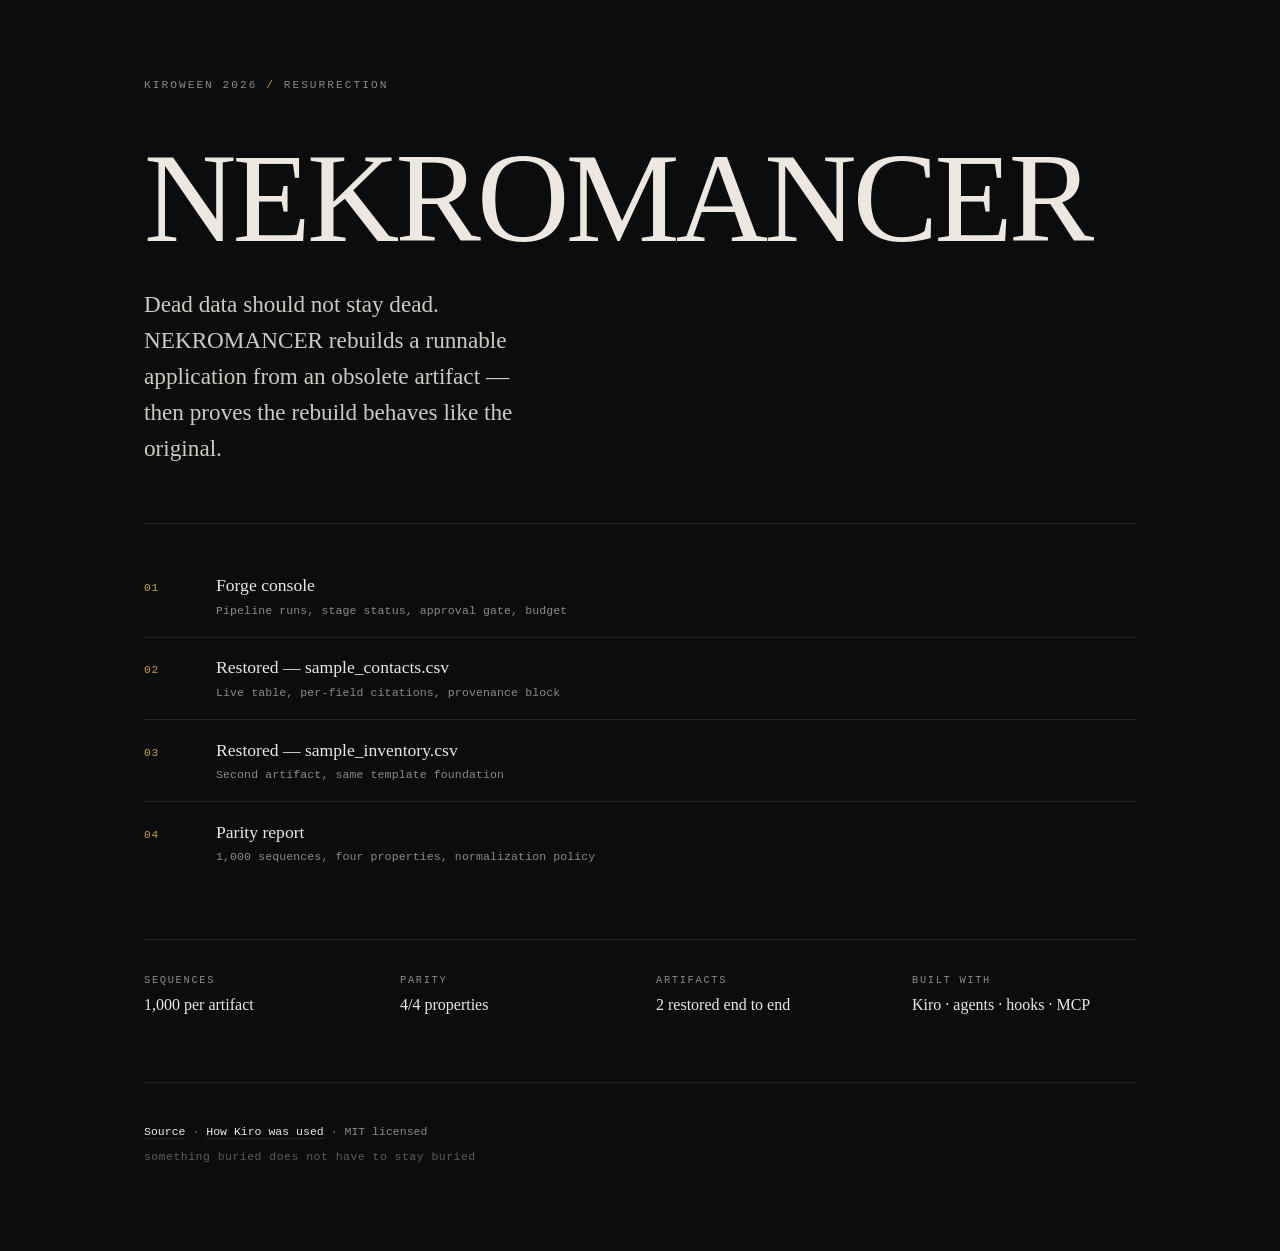
<file: index.html>
<!DOCTYPE html>
<html lang="en">
<head>
  <meta charset="UTF-8">
  <meta name="viewport" content="width=device-width, initial-scale=1.0">
  <meta http-equiv="Content-Security-Policy" content="default-src 'none'; style-src 'self'; img-src 'self' data:">
  <title>NEKROMANCER — dead data, proven restored</title>
  <meta name="description" content="NEKROMANCER restores obsolete digital artifacts into runnable applications and proves the restoration behaves like the original.">
  <link rel="stylesheet" href="assets/landing.css">
</head>
<body>
  <main>
    <p class="eyebrow">Kiroween 2026 <span aria-hidden="true">/</span> Resurrection</p>

    <h1>NEKROMANCER</h1>

    <p class="lede">
      Dead data should not stay dead. NEKROMANCER rebuilds a runnable application
      from an obsolete artifact — then proves the rebuild behaves like the original.
    </p>

    <div class="rule" role="presentation"></div>

    <nav aria-label="Demos">
      <a class="entry" href="apps/forge/">
        <span class="entry-index">01</span>
        <span class="entry-body">
          <span class="entry-title">Forge console</span>
          <span class="entry-note">Pipeline runs, stage status, approval gate, budget</span>
        </span>
      </a>
      <a class="entry" href="apps/restored/44bcc0c95acee61e/">
        <span class="entry-index">02</span>
        <span class="entry-body">
          <span class="entry-title">Restored — sample_contacts.csv</span>
          <span class="entry-note">Live table, per-field citations, provenance block</span>
        </span>
      </a>
      <a class="entry" href="apps/restored/cb46bbe1bdc3ea57/">
        <span class="entry-index">03</span>
        <span class="entry-body">
          <span class="entry-title">Restored — sample_inventory.csv</span>
          <span class="entry-note">Second artifact, same template foundation</span>
        </span>
      </a>
      <a class="entry" href="evidence/44bcc0c95acee61e/parity-report.json">
        <span class="entry-index">04</span>
        <span class="entry-body">
          <span class="entry-title">Parity report</span>
          <span class="entry-note">1,000 sequences, four properties, normalization policy</span>
        </span>
      </a>
    </nav>

    <div class="rule" role="presentation"></div>

    <dl class="facts">
      <div><dt>Sequences</dt><dd>1,000 per artifact</dd></div>
      <div><dt>Parity</dt><dd>4/4 properties</dd></div>
      <div><dt>Artifacts</dt><dd>2 restored end to end</dd></div>
      <div><dt>Built with</dt><dd>Kiro · agents · hooks · MCP</dd></div>
    </dl>

    <footer>
      <p>
        <a href="https://github.com/Dikaaff/Nekromancer">Source</a>
        <span aria-hidden="true">·</span>
        <a href="https://github.com/Dikaaff/Nekromancer/blob/main/docs/kiro-writeup.md">How Kiro was used</a>
        <span aria-hidden="true">·</span>
        MIT licensed
      </p>
      <p class="motto">something buried does not have to stay buried</p>
    </footer>
  </main>
</body>
</html>
</file>
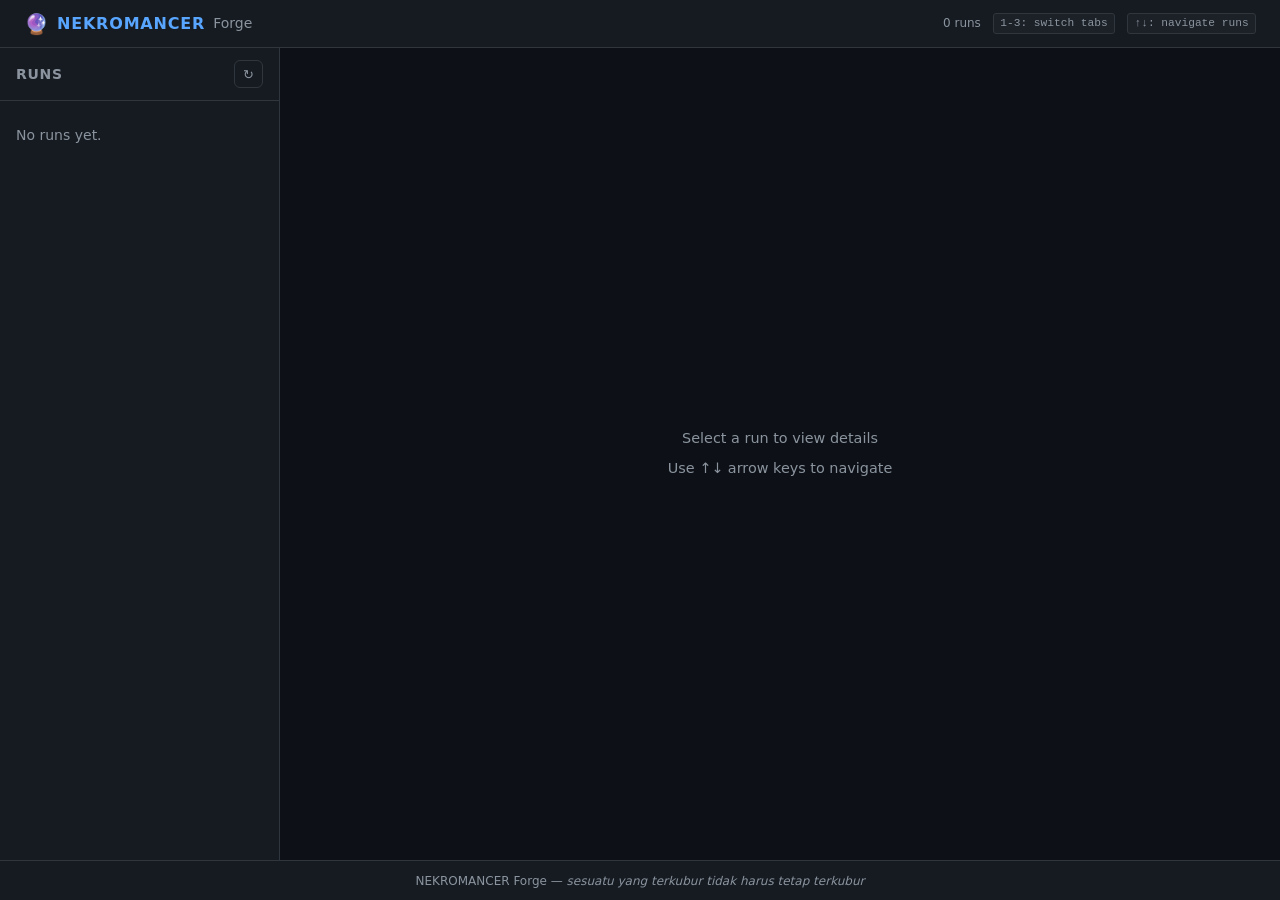
<file: apps/forge/index.html>
<!DOCTYPE html>
<html lang="en">
<head>
  <meta charset="UTF-8">
  <meta name="viewport" content="width=device-width, initial-scale=1.0">
  <meta http-equiv="Content-Security-Policy" content="default-src 'none'; script-src 'self'; style-src 'self'; img-src 'self' data:; connect-src 'self'">
  <title>NEKROMANCER Forge</title>
  <link rel="stylesheet" href="style.css">
</head>
<body>
  <a href="#main" class="skip-link">Skip to content</a>

  <header role="banner">
    <div class="header-inner">
      <div class="brand">
        <span class="brand-icon" aria-hidden="true">🔮</span>
        <span class="brand-name">NEKROMANCER</span>
        <span class="brand-sub">Forge</span>
      </div>
      <div class="header-meta">
        <span id="run-count" aria-live="polite"></span>
        <kbd class="hint">1-3: switch tabs</kbd>
        <kbd class="hint">↑↓: navigate runs</kbd>
      </div>
    </div>
  </header>

  <div class="layout" id="main">
    <!-- Run List -->
    <nav class="run-list" aria-label="Artifact runs">
      <div class="run-list-header">
        <h2>Runs</h2>
        <button id="refresh-btn" class="btn-icon" aria-label="Refresh run list" title="Refresh">↻</button>
      </div>
      <ul id="run-list" role="list" aria-label="Artifact run list">
        <li class="run-placeholder">Loading runs…</li>
      </ul>
    </nav>

    <!-- Detail Panel -->
    <main class="detail-panel" aria-label="Run detail">
      <div id="no-selection" class="empty-state">
        <p>Select a run to view details</p>
        <p class="hint">Use ↑↓ arrow keys to navigate</p>
      </div>

      <div id="detail-content" hidden>
        <div class="detail-header">
          <h1 id="detail-title"></h1>
          <div class="detail-badges">
            <span id="detail-status" class="badge"></span>
            <span id="detail-format" class="badge badge-format"></span>
          </div>
          <div class="detail-actions">
            <a id="link-restored" href="#" class="btn" aria-label="Open restored application">
              🌐 Open Restored App
            </a>
            <a id="link-parity" href="#" class="btn btn-secondary" download aria-label="Download parity report">
              📊 Parity Report
            </a>
          </div>
          <div id="gate-panel" class="gate-panel" hidden>
            <p class="gate-message">⛩ Gate 2: Awaiting approval before commit</p>
            <button id="approve-btn" class="btn btn-success">✅ Approve</button>
            <button id="reject-btn" class="btn btn-danger">❌ Reject</button>
          </div>
        </div>

        <!-- Tabs -->
        <div class="tabs" role="tablist" aria-label="Run detail tabs">
          <button role="tab" id="tab-dossier"  aria-selected="true"  aria-controls="panel-dossier"  class="tab active">Dossier</button>
          <button role="tab" id="tab-parity"   aria-selected="false" aria-controls="panel-parity"   class="tab">Parity</button>
          <button role="tab" id="tab-ledger"   aria-selected="false" aria-controls="panel-ledger"   class="tab">Ledger</button>
        </div>

        <!-- Tab: Dossier -->
        <div role="tabpanel" id="panel-dossier" aria-labelledby="tab-dossier" class="tab-panel">
          <section aria-label="Artifact information">
            <h3>Artifact</h3>
            <dl class="info-grid">
              <dt>Name</dt>     <dd id="d-name"></dd>
              <dt>SHA-256</dt>  <dd id="d-sha256" class="mono"></dd>
              <dt>Size</dt>     <dd id="d-size"></dd>
              <dt>Format</dt>   <dd id="d-format"></dd>
              <dt>Confidence</dt><dd id="d-confidence"></dd>
              <dt>Detected by</dt><dd id="d-detected-by"></dd>
            </dl>
          </section>

          <section aria-label="Field structure">
            <h3>Structure (<span id="d-field-count">0</span> fields)</h3>
            <div class="table-wrapper" tabindex="0" role="region" aria-label="Field structure">
              <table id="structure-table" aria-label="Artifact field structure">
                <thead>
                  <tr>
                    <th scope="col">#</th>
                    <th scope="col">Field</th>
                    <th scope="col">Type</th>
                    <th scope="col">Nullable</th>
                    <th scope="col">Offset</th>
                  </tr>
                </thead>
                <tbody id="structure-body"></tbody>
              </table>
            </div>
          </section>

          <section aria-label="Warnings and unresolved">
            <div id="warnings-section" hidden>
              <h3>Warnings</h3>
              <ul id="warnings-list" role="list" class="warn-list"></ul>
            </div>
            <div id="unresolved-section" hidden>
              <h3>Unresolved</h3>
              <ul id="unresolved-list" role="list" class="error-list"></ul>
            </div>
          </section>
        </div>

        <!-- Tab: Parity -->
        <div role="tabpanel" id="panel-parity" aria-labelledby="tab-parity" class="tab-panel" hidden>
          <section aria-label="Parity results">
            <h3>Parity Report</h3>
            <dl class="info-grid">
              <dt>Sequences run</dt>  <dd id="p-sequences"></dd>
              <dt>Seed</dt>           <dd id="p-seed" class="mono"></dd>
              <dt>Elapsed</dt>        <dd id="p-elapsed"></dd>
              <dt>Norm. policy</dt>   <dd id="p-policy"></dd>
            </dl>
          </section>

          <section aria-label="Property results">
            <h3>Properties</h3>
            <ul id="properties-list" role="list" class="prop-list"></ul>
          </section>

          <section aria-label="Counterexamples" id="counterexamples-section" hidden>
            <h3>Counterexamples</h3>
            <ul id="counterexamples-list" role="list" class="error-list"></ul>
          </section>
        </div>

        <!-- Tab: Ledger -->
        <div role="tabpanel" id="panel-ledger" aria-labelledby="tab-ledger" class="tab-panel" hidden>
          <section aria-label="Provenance ledger">
            <h3>Ledger Entries</h3>
            <p class="hint" id="ledger-chain-status"></p>
            <div class="table-wrapper" tabindex="0" role="region" aria-label="Ledger entries">
              <table id="ledger-table" aria-label="Provenance ledger">
                <thead>
                  <tr>
                    <th scope="col">#</th>
                    <th scope="col">Stage</th>
                    <th scope="col">Actor</th>
                    <th scope="col">Timestamp</th>
                    <th scope="col">Output Hash</th>
                  </tr>
                </thead>
                <tbody id="ledger-body"></tbody>
              </table>
            </div>
          </section>
        </div>
      </div>
    </main>
  </div>

  <footer>
    <p>NEKROMANCER Forge — <em>sesuatu yang terkubur tidak harus tetap terkubur</em></p>
  </footer>

  <script src="app.js"></script>
</body>
</html>
</file>
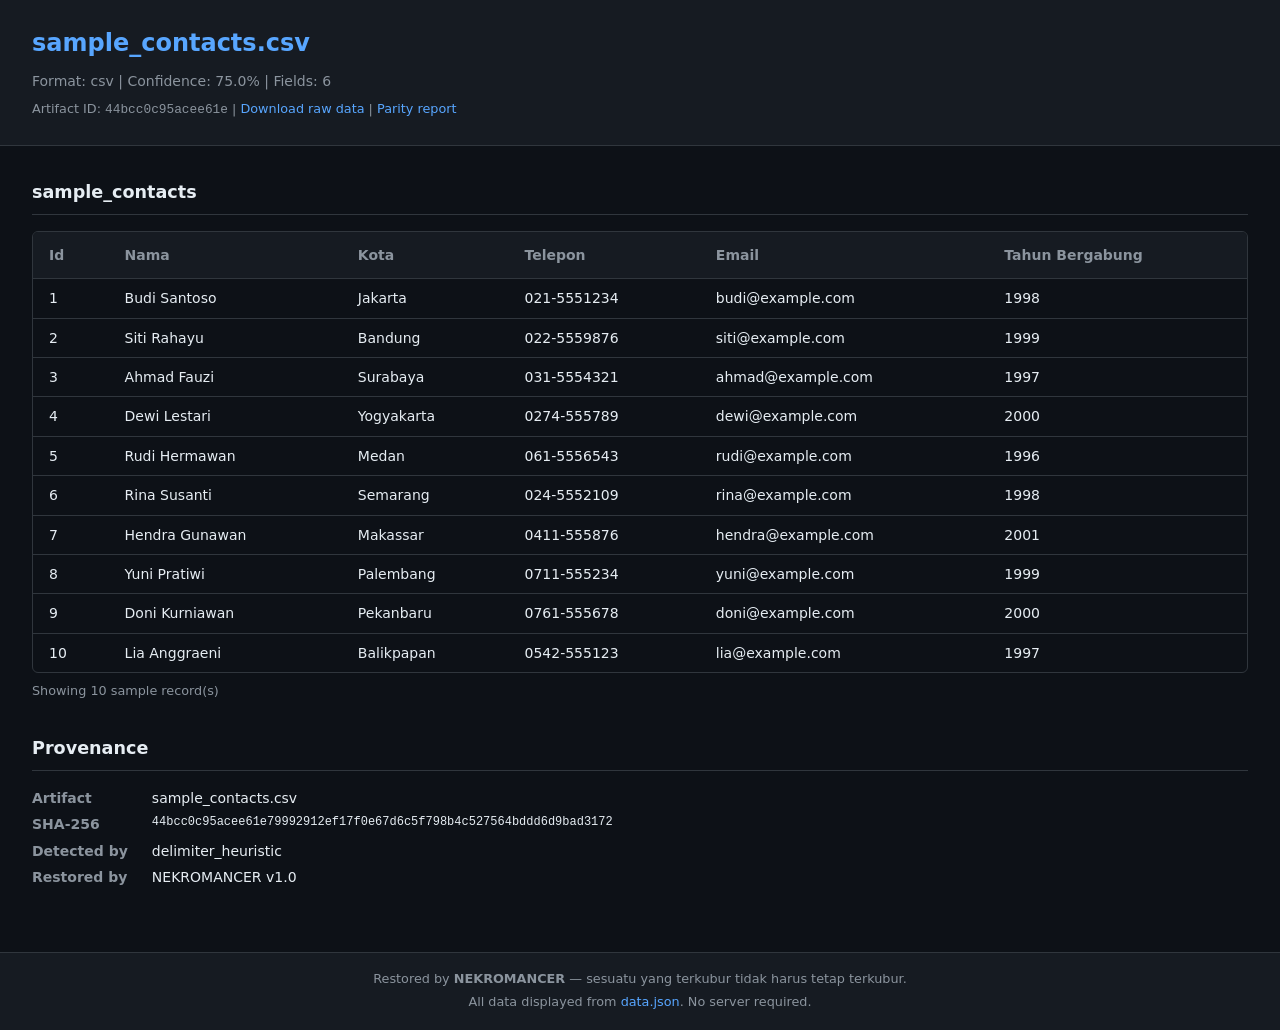
<file: apps/restored/44bcc0c95acee61e/index.html>
<!DOCTYPE html>
<html lang="en">
<head>
  <meta charset="UTF-8">
  <meta name="viewport" content="width=device-width, initial-scale=1.0">
  <meta http-equiv="Content-Security-Policy" content="default-src 'none'; script-src 'self'; style-src 'self'; img-src 'self' data:; connect-src 'self'">
  <title>sample_contacts.csv — NEKROMANCER Restored</title>
  <link rel="stylesheet" href="style.css">
</head>
<body>
  <a href="#main" class="skip-link">Skip to content</a>

  <header role="banner">
    <h1 id="page-title">sample_contacts.csv</h1>
    <p class="meta">
      Format: <span id="format-family"></span> |
      Confidence: <span id="confidence"></span> |
      Fields: <span id="field-count"></span>
    </p>
    <p class="provenance">
      Artifact ID: <code>44bcc0c95acee61e</code> |
      <a href="data.json" download>Download raw data</a> |
      <a href="parity-report.json" download>Parity report</a>
    </p>
  </header>

  <main id="main">
    

    <section aria-label="sample_contacts records">
      <h2>sample_contacts</h2>
      <div class="table-wrapper" role="region" aria-label="Data table" tabindex="0">
        <table id="data-table" aria-describedby="page-title">
          <thead>
            <tr><th data-cite="dossier.json#structure[0]">Id</th><th data-cite="dossier.json#structure[1]">Nama</th><th data-cite="dossier.json#structure[2]">Kota</th><th data-cite="dossier.json#structure[3]">Telepon</th><th data-cite="dossier.json#structure[4]">Email</th><th data-cite="dossier.json#structure[5]">Tahun Bergabung</th></tr>
          </thead>
          <tbody id="table-body">
            <!-- Rows populated by app.js from data.json — never innerHTML -->
          </tbody>
        </table>
      </div>
      <p id="row-count" aria-live="polite"></p>
    </section>

    

    <section aria-label="Provenance">
      <h2>Provenance</h2>
      <dl>
        <dt>Artifact</dt><dd id="prov-artifact"></dd>
        <dt>SHA-256</dt><dd id="prov-sha256" class="monospace"></dd>
        <dt>Detected by</dt><dd id="prov-detected-by"></dd>
        <dt>Restored by</dt><dd>NEKROMANCER v1.0</dd>
      </dl>
    </section>
  </main>

  <footer>
    <p>Restored by <strong>NEKROMANCER</strong> — sesuatu yang terkubur tidak harus tetap terkubur.</p>
    <p>All data displayed from <a href="data.json">data.json</a>. No server required.</p>
  </footer>

  <script type="application/json" id="payload">{"dossier": {"schema_version": "1.0", "artifact": {"id": "44bcc0c95acee61e", "sha256": "44bcc0c95acee61e79992912ef17f0e67d6c5f798b4c527564bddd6d9bad3172", "size": 631, "name": "sample_contacts.csv"}, "format": {"family": "csv", "detected_by": "delimiter_heuristic", "confidence": 0.75, "encoding": "utf-8", "delimiter": ","}, "structure": [{"record": "row", "field": "id", "type": "integer", "byte_offset": 0, "nullable": false}, {"record": "row", "field": "nama", "type": "string", "byte_offset": 0, "nullable": false}, {"record": "row", "field": "kota", "type": "string", "byte_offset": 0, "nullable": false}, {"record": "row", "field": "telepon", "type": "string", "byte_offset": 0, "nullable": false}, {"record": "row", "field": "email", "type": "string", "byte_offset": 0, "nullable": false}, {"record": "row", "field": "tahun_bergabung", "type": "integer", "byte_offset": 0, "nullable": false}], "samples": [{"id": "1", "nama": "Budi Santoso", "kota": "Jakarta", "telepon": "021-5551234", "email": "budi@example.com", "tahun_bergabung": "1998"}, {"id": "2", "nama": "Siti Rahayu", "kota": "Bandung", "telepon": "022-5559876", "email": "siti@example.com", "tahun_bergabung": "1999"}, {"id": "3", "nama": "Ahmad Fauzi", "kota": "Surabaya", "telepon": "031-5554321", "email": "ahmad@example.com", "tahun_bergabung": "1997"}, {"id": "4", "nama": "Dewi Lestari", "kota": "Yogyakarta", "telepon": "0274-555789", "email": "dewi@example.com", "tahun_bergabung": "2000"}, {"id": "5", "nama": "Rudi Hermawan", "kota": "Medan", "telepon": "061-5556543", "email": "rudi@example.com", "tahun_bergabung": "1996"}, {"id": "6", "nama": "Rina Susanti", "kota": "Semarang", "telepon": "024-5552109", "email": "rina@example.com", "tahun_bergabung": "1998"}, {"id": "7", "nama": "Hendra Gunawan", "kota": "Makassar", "telepon": "0411-555876", "email": "hendra@example.com", "tahun_bergabung": "2001"}, {"id": "8", "nama": "Yuni Pratiwi", "kota": "Palembang", "telepon": "0711-555234", "email": "yuni@example.com", "tahun_bergabung": "1999"}, {"id": "9", "nama": "Doni Kurniawan", "kota": "Pekanbaru", "telepon": "0761-555678", "email": "doni@example.com", "tahun_bergabung": "2000"}, {"id": "10", "nama": "Lia Anggraeni", "kota": "Balikpapan", "telepon": "0542-555123", "email": "lia@example.com", "tahun_bergabung": "1997"}], "unresolved": [], "warnings": [], "_meta": {"probe_elapsed_seconds": 0.037, "timestamp": "2026-11-21T01:41:27Z"}}, "model": {"schema_version": "1.0", "artifact_id": "44bcc0c95acee61e", "artifact_name": "sample_contacts.csv", "format": "csv", "entities": [{"name": "sample_contacts", "source": "dossier.json#structure", "fields": [{"name": "id", "type": "integer", "nullable": false, "label": "Id", "cite": "dossier.json#structure[0]"}, {"name": "nama", "type": "string", "nullable": false, "label": "Nama", "cite": "dossier.json#structure[1]"}, {"name": "kota", "type": "string", "nullable": false, "label": "Kota", "cite": "dossier.json#structure[2]"}, {"name": "telepon", "type": "string", "nullable": false, "label": "Telepon", "cite": "dossier.json#structure[3]"}, {"name": "email", "type": "string", "nullable": false, "label": "Email", "cite": "dossier.json#structure[4]"}, {"name": "tahun_bergabung", "type": "integer", "nullable": false, "label": "Tahun Bergabung", "cite": "dossier.json#structure[5]"}]}], "screens": [{"id": "list", "title": "sample_contacts List", "type": "table", "entity": "sample_contacts", "columns": ["id", "nama", "kota", "telepon", "email", "tahun_bergabung"], "cite": "dossier.json#structure[0..5]"}, {"id": "detail", "title": "sample_contacts Detail", "type": "form", "entity": "sample_contacts", "fields": ["id", "nama", "kota", "telepon", "email", "tahun_bergabung"], "cite": "dossier.json#structure[0..5]"}], "rules": [{"field": "id", "rule": "format_number", "cite": "dossier.json#structure[0]"}, {"field": "tahun_bergabung", "rule": "format_number", "cite": "dossier.json#structure[5]"}], "unresolved": []}}</script>
  <script src="app.js"></script>
</body>
</html>
</file>
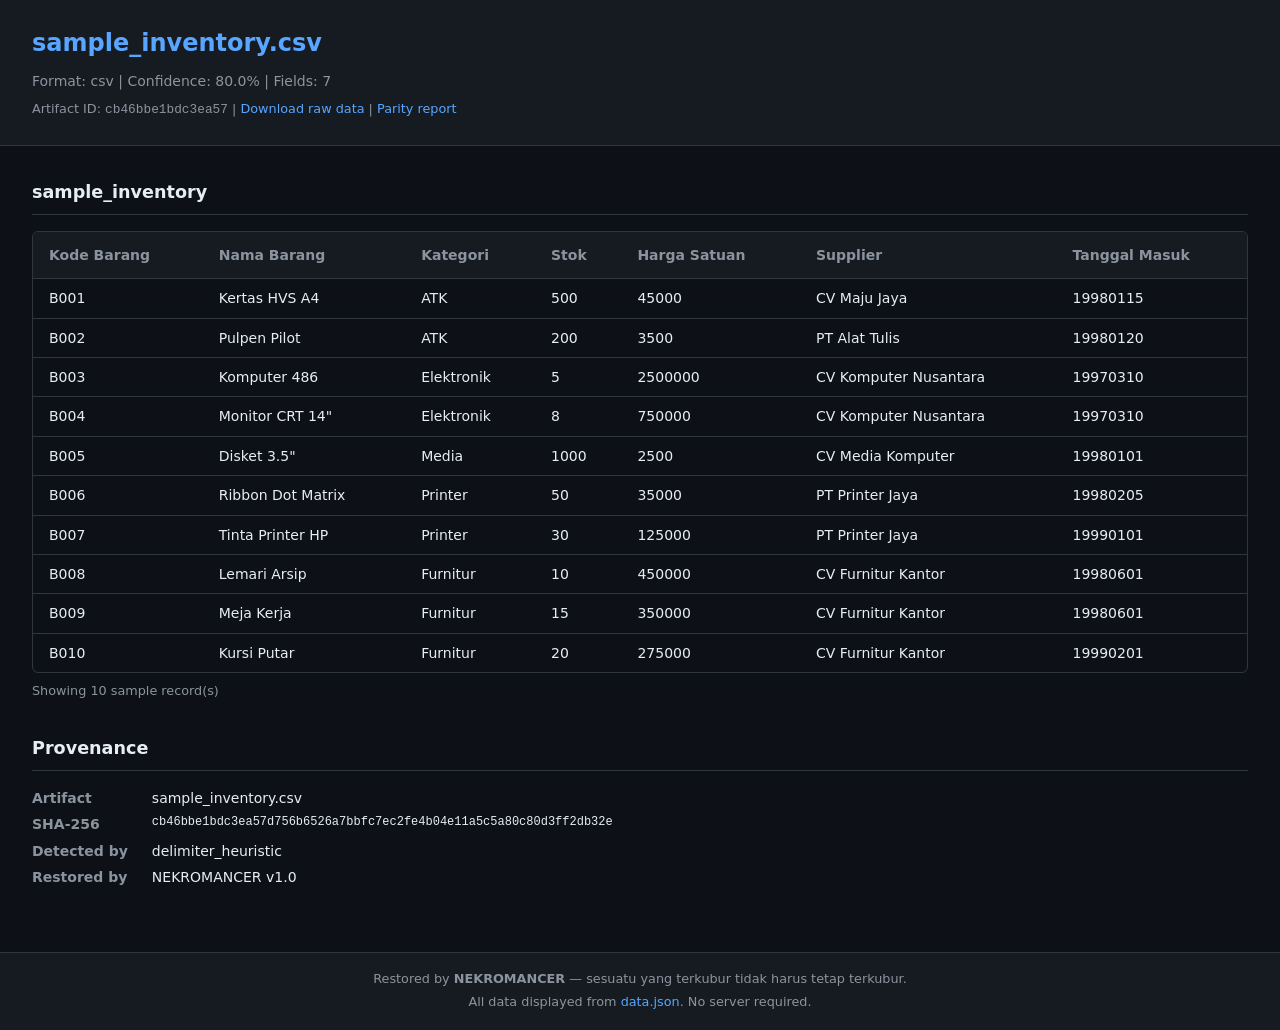
<file: apps/restored/cb46bbe1bdc3ea57/index.html>
<!DOCTYPE html>
<html lang="en">
<head>
  <meta charset="UTF-8">
  <meta name="viewport" content="width=device-width, initial-scale=1.0">
  <meta http-equiv="Content-Security-Policy" content="default-src 'none'; script-src 'self'; style-src 'self'; img-src 'self' data:; connect-src 'self'">
  <title>sample_inventory.csv — NEKROMANCER Restored</title>
  <link rel="stylesheet" href="style.css">
</head>
<body>
  <a href="#main" class="skip-link">Skip to content</a>

  <header role="banner">
    <h1 id="page-title">sample_inventory.csv</h1>
    <p class="meta">
      Format: <span id="format-family"></span> |
      Confidence: <span id="confidence"></span> |
      Fields: <span id="field-count"></span>
    </p>
    <p class="provenance">
      Artifact ID: <code>cb46bbe1bdc3ea57</code> |
      <a href="data.json" download>Download raw data</a> |
      <a href="parity-report.json" download>Parity report</a>
    </p>
  </header>

  <main id="main">
    

    <section aria-label="sample_inventory records">
      <h2>sample_inventory</h2>
      <div class="table-wrapper" role="region" aria-label="Data table" tabindex="0">
        <table id="data-table" aria-describedby="page-title">
          <thead>
            <tr><th data-cite="dossier.json#structure[0]">Kode Barang</th><th data-cite="dossier.json#structure[1]">Nama Barang</th><th data-cite="dossier.json#structure[2]">Kategori</th><th data-cite="dossier.json#structure[3]">Stok</th><th data-cite="dossier.json#structure[4]">Harga Satuan</th><th data-cite="dossier.json#structure[5]">Supplier</th><th data-cite="dossier.json#structure[6]">Tanggal Masuk</th></tr>
          </thead>
          <tbody id="table-body">
            <!-- Rows populated by app.js from data.json — never innerHTML -->
          </tbody>
        </table>
      </div>
      <p id="row-count" aria-live="polite"></p>
    </section>

    

    <section aria-label="Provenance">
      <h2>Provenance</h2>
      <dl>
        <dt>Artifact</dt><dd id="prov-artifact"></dd>
        <dt>SHA-256</dt><dd id="prov-sha256" class="monospace"></dd>
        <dt>Detected by</dt><dd id="prov-detected-by"></dd>
        <dt>Restored by</dt><dd>NEKROMANCER v1.0</dd>
      </dl>
    </section>
  </main>

  <footer>
    <p>Restored by <strong>NEKROMANCER</strong> — sesuatu yang terkubur tidak harus tetap terkubur.</p>
    <p>All data displayed from <a href="data.json">data.json</a>. No server required.</p>
  </footer>

  <script type="application/json" id="payload">{"dossier": {"schema_version": "1.0", "artifact": {"id": "cb46bbe1bdc3ea57", "sha256": "cb46bbe1bdc3ea57d756b6526a7bbfc7ec2fe4b04e11a5c5a80c80d3ff2db32e", "size": 707, "name": "sample_inventory.csv"}, "format": {"family": "csv", "detected_by": "delimiter_heuristic", "confidence": 0.8, "encoding": "utf-8", "delimiter": ","}, "structure": [{"record": "row", "field": "kode_barang", "type": "string", "byte_offset": 0, "nullable": false}, {"record": "row", "field": "nama_barang", "type": "string", "byte_offset": 0, "nullable": false}, {"record": "row", "field": "kategori", "type": "string", "byte_offset": 0, "nullable": false}, {"record": "row", "field": "stok", "type": "integer", "byte_offset": 0, "nullable": false}, {"record": "row", "field": "harga_satuan", "type": "integer", "byte_offset": 0, "nullable": false}, {"record": "row", "field": "supplier", "type": "string", "byte_offset": 0, "nullable": false}, {"record": "row", "field": "tanggal_masuk", "type": "date", "byte_offset": 0, "nullable": false}], "samples": [{"kode_barang": "B001", "nama_barang": "Kertas HVS A4", "kategori": "ATK", "stok": "500", "harga_satuan": "45000", "supplier": "CV Maju Jaya", "tanggal_masuk": "19980115"}, {"kode_barang": "B002", "nama_barang": "Pulpen Pilot", "kategori": "ATK", "stok": "200", "harga_satuan": "3500", "supplier": "PT Alat Tulis", "tanggal_masuk": "19980120"}, {"kode_barang": "B003", "nama_barang": "Komputer 486", "kategori": "Elektronik", "stok": "5", "harga_satuan": "2500000", "supplier": "CV Komputer Nusantara", "tanggal_masuk": "19970310"}, {"kode_barang": "B004", "nama_barang": "Monitor CRT 14\"", "kategori": "Elektronik", "stok": "8", "harga_satuan": "750000", "supplier": "CV Komputer Nusantara", "tanggal_masuk": "19970310"}, {"kode_barang": "B005", "nama_barang": "Disket 3.5\"", "kategori": "Media", "stok": "1000", "harga_satuan": "2500", "supplier": "CV Media Komputer", "tanggal_masuk": "19980101"}, {"kode_barang": "B006", "nama_barang": "Ribbon Dot Matrix", "kategori": "Printer", "stok": "50", "harga_satuan": "35000", "supplier": "PT Printer Jaya", "tanggal_masuk": "19980205"}, {"kode_barang": "B007", "nama_barang": "Tinta Printer HP", "kategori": "Printer", "stok": "30", "harga_satuan": "125000", "supplier": "PT Printer Jaya", "tanggal_masuk": "19990101"}, {"kode_barang": "B008", "nama_barang": "Lemari Arsip", "kategori": "Furnitur", "stok": "10", "harga_satuan": "450000", "supplier": "CV Furnitur Kantor", "tanggal_masuk": "19980601"}, {"kode_barang": "B009", "nama_barang": "Meja Kerja", "kategori": "Furnitur", "stok": "15", "harga_satuan": "350000", "supplier": "CV Furnitur Kantor", "tanggal_masuk": "19980601"}, {"kode_barang": "B010", "nama_barang": "Kursi Putar", "kategori": "Furnitur", "stok": "20", "harga_satuan": "275000", "supplier": "CV Furnitur Kantor", "tanggal_masuk": "19990201"}], "unresolved": [], "warnings": [], "_meta": {"probe_elapsed_seconds": 0.006, "timestamp": "2026-11-21T01:41:46Z"}}, "model": {"schema_version": "1.0", "artifact_id": "cb46bbe1bdc3ea57", "artifact_name": "sample_inventory.csv", "format": "csv", "entities": [{"name": "sample_inventory", "source": "dossier.json#structure", "fields": [{"name": "kode_barang", "type": "string", "nullable": false, "label": "Kode Barang", "cite": "dossier.json#structure[0]"}, {"name": "nama_barang", "type": "string", "nullable": false, "label": "Nama Barang", "cite": "dossier.json#structure[1]"}, {"name": "kategori", "type": "string", "nullable": false, "label": "Kategori", "cite": "dossier.json#structure[2]"}, {"name": "stok", "type": "integer", "nullable": false, "label": "Stok", "cite": "dossier.json#structure[3]"}, {"name": "harga_satuan", "type": "integer", "nullable": false, "label": "Harga Satuan", "cite": "dossier.json#structure[4]"}, {"name": "supplier", "type": "string", "nullable": false, "label": "Supplier", "cite": "dossier.json#structure[5]"}, {"name": "tanggal_masuk", "type": "date", "nullable": false, "label": "Tanggal Masuk", "cite": "dossier.json#structure[6]"}]}], "screens": [{"id": "list", "title": "sample_inventory List", "type": "table", "entity": "sample_inventory", "columns": ["kode_barang", "nama_barang", "kategori", "stok", "harga_satuan", "supplier", "tanggal_masuk"], "cite": "dossier.json#structure[0..6]"}, {"id": "detail", "title": "sample_inventory Detail", "type": "form", "entity": "sample_inventory", "fields": ["kode_barang", "nama_barang", "kategori", "stok", "harga_satuan", "supplier", "tanggal_masuk"], "cite": "dossier.json#structure[0..6]"}], "rules": [{"field": "stok", "rule": "format_number", "cite": "dossier.json#structure[3]"}, {"field": "harga_satuan", "rule": "format_number", "cite": "dossier.json#structure[4]"}, {"field": "tanggal_masuk", "rule": "format_date", "cite": "dossier.json#structure[6]"}], "unresolved": []}}</script>
  <script src="app.js"></script>
</body>
</html>
</file>
<file: assets/landing.css>
:root {
  --bg: #0b0c0e;
  --ink: #ece8e1;
  --muted: #8d8a83;
  --line: #23252a;
  --accent: #c9a227;
  --serif: "Iowan Old Style", "Palatino Linotype", Palatino, Georgia, serif;
  --mono: "SFMono-Regular", "Cascadia Mono", Consolas, "Liberation Mono", monospace;
}

*, *::before, *::after { box-sizing: border-box; }

html { -webkit-text-size-adjust: 100%; }

body {
  margin: 0;
  background: var(--bg);
  color: var(--ink);
  font-family: var(--serif);
  line-height: 1.55;
  min-height: 100vh;
  display: flex;
  justify-content: center;
  padding: clamp(2rem, 6vw, 6rem) clamp(1.25rem, 5vw, 4rem);
}

main {
  width: 100%;
  max-width: 62rem;
  display: flex;
  flex-direction: column;
}

.eyebrow {
  font-family: var(--mono);
  font-size: 0.7rem;
  letter-spacing: 0.18em;
  text-transform: uppercase;
  color: var(--muted);
  margin: 0 0 clamp(1.5rem, 4vw, 3rem);
}

.eyebrow span { color: var(--accent); }

h1 {
  font-size: clamp(3rem, 11vw, 8rem);
  line-height: 0.88;
  letter-spacing: -0.03em;
  font-weight: 400;
  margin: 0 0 clamp(1.25rem, 3vw, 2rem);
}

.lede {
  font-size: clamp(1.05rem, 2.1vw, 1.45rem);
  max-width: 34ch;
  color: #cfcac1;
  margin: 0 0 clamp(2rem, 5vw, 3.5rem);
}

.rule {
  height: 1px;
  background: var(--line);
  margin-bottom: clamp(1.25rem, 3vw, 2rem);
}

nav {
  display: flex;
  flex-direction: column;
  margin-bottom: clamp(2rem, 5vw, 3.5rem);
}

.entry {
  display: grid;
  grid-template-columns: 3.5rem 1fr;
  gap: 1rem;
  align-items: baseline;
  padding: 1.05rem 0.5rem 1.05rem 0;
  border-bottom: 1px solid var(--line);
  color: inherit;
  text-decoration: none;
  transition: background 120ms ease, padding-left 120ms ease;
}

.entry:last-child { border-bottom: none; }

.entry:hover,
.entry:focus-visible {
  background: #121317;
  padding-left: 0.75rem;
}

.entry:focus-visible { outline: 2px solid var(--accent); outline-offset: 2px; }

.entry-index {
  font-family: var(--mono);
  font-size: 0.7rem;
  color: var(--accent);
  letter-spacing: 0.08em;
}

.entry-body { display: flex; flex-direction: column; gap: 0.15rem; }

.entry-title { font-size: 1.1rem; }

.entry-note {
  font-family: var(--mono);
  font-size: 0.72rem;
  color: var(--muted);
  letter-spacing: 0.01em;
}

.facts {
  display: grid;
  grid-template-columns: repeat(auto-fit, minmax(11rem, 1fr));
  gap: 1.5rem 2rem;
  margin: 0 0 clamp(2.5rem, 6vw, 4rem);
}

.facts div { display: flex; flex-direction: column; gap: 0.3rem; }

.facts dt {
  font-family: var(--mono);
  font-size: 0.65rem;
  letter-spacing: 0.16em;
  text-transform: uppercase;
  color: var(--muted);
}

.facts dd { margin: 0; font-size: 1rem; }

footer {
  margin-top: auto;
  padding-top: clamp(1.5rem, 4vw, 2.5rem);
  border-top: 1px solid var(--line);
  font-family: var(--mono);
  font-size: 0.72rem;
  color: var(--muted);
}

footer p { margin: 0 0 0.5rem; }

footer a { color: var(--ink); text-decoration: none; border-bottom: 1px solid var(--line); }

footer a:hover,
footer a:focus-visible { border-bottom-color: var(--accent); }

.motto { color: #5f5c56; letter-spacing: 0.04em; }

@media (prefers-reduced-motion: reduce) {
  * { transition: none !important; }
}
</file>
<file: apps/forge/style.css>
/* NEKROMANCER Forge — style.css
   WCAG 2.2 AA | Contrast ratio > 4.5:1 | prefers-reduced-motion respected */

:root {
  --bg:       #0d1117;
  --surface:  #161b22;
  --surface2: #1c2128;
  --border:   #30363d;
  --text:     #e6edf3;
  --muted:    #8b949e;
  --accent:   #58a6ff;   /* contrast 4.5:1 on --bg */
  --warn:     #d29922;
  --error:    #f85149;
  --success:  #3fb950;
  --radius:   6px;
  --font:     system-ui, -apple-system, 'Segoe UI', sans-serif;
  --mono:     'SFMono-Regular', Consolas, 'Liberation Mono', monospace;
}

@media (prefers-reduced-motion: reduce) {
  *, *::before, *::after {
    animation-duration: 0.01ms !important;
    transition-duration: 0.01ms !important;
    scroll-behavior: auto !important;
  }
}

*, *::before, *::after { box-sizing: border-box; margin: 0; padding: 0; }

html, body {
  height: 100%;
  background: var(--bg);
  color: var(--text);
  font-family: var(--font);
  font-size: 1rem;
  line-height: 1.5;
}

/* Skip link */
.skip-link {
  position: absolute; left: -9999px; top: 0;
  background: var(--accent); color: #000;
  padding: 0.5rem 1rem; z-index: 999;
  border-radius: 0 0 var(--radius) var(--radius);
  font-weight: 600; font-size: 0.875rem;
}
.skip-link:focus { left: 1rem; }

/* Header */
header[role="banner"] {
  background: var(--surface);
  border-bottom: 1px solid var(--border);
  padding: 0 1.5rem;
  height: 48px;
  display: flex;
  align-items: center;
}
.header-inner {
  display: flex;
  align-items: center;
  justify-content: space-between;
  width: 100%;
}
.brand { display: flex; align-items: center; gap: 0.5rem; }
.brand-icon { font-size: 1.25rem; }
.brand-name { font-weight: 700; color: var(--accent); font-size: 1rem; letter-spacing: 0.05em; }
.brand-sub  { color: var(--muted); font-size: 0.875rem; }
.header-meta { display: flex; align-items: center; gap: 0.75rem; color: var(--muted); font-size: 0.75rem; }

kbd.hint {
  background: var(--surface2);
  border: 1px solid var(--border);
  border-radius: 3px;
  padding: 0.1rem 0.4rem;
  font-size: 0.7rem;
  font-family: var(--mono);
  color: var(--muted);
}

/* Layout */
.layout {
  display: grid;
  grid-template-columns: 280px 1fr;
  height: calc(100vh - 48px - 40px); /* viewport - header - footer */
  overflow: hidden;
}

/* Run List */
.run-list {
  background: var(--surface);
  border-right: 1px solid var(--border);
  display: flex;
  flex-direction: column;
  overflow: hidden;
}
.run-list-header {
  display: flex;
  align-items: center;
  justify-content: space-between;
  padding: 0.75rem 1rem;
  border-bottom: 1px solid var(--border);
}
.run-list-header h2 { font-size: 0.875rem; color: var(--muted); text-transform: uppercase; letter-spacing: 0.05em; }

#run-list {
  overflow-y: auto;
  flex: 1;
  list-style: none;
  padding: 0.5rem 0;
}

.run-item {
  display: flex;
  align-items: center;
  gap: 0.5rem;
  padding: 0.5rem 1rem;
  cursor: pointer;
  border-radius: 0;
  min-height: 44px; /* touch target */
  transition: background 0.1s;
}
.run-item:hover   { background: var(--surface2); }
.run-item:focus   { outline: 2px solid var(--accent); outline-offset: -2px; }
.run-item.active  { background: rgba(88, 166, 255, 0.1); border-left: 3px solid var(--accent); }

.run-name  { font-size: 0.8rem; color: var(--text); flex: 1; overflow: hidden; text-overflow: ellipsis; white-space: nowrap; }
.run-badge { font-size: 0.65rem; padding: 0.15rem 0.4rem; border-radius: 10px; font-weight: 600; white-space: nowrap; }
.badge-done    { background: rgba(63,185,80,0.15); color: var(--success); }
.badge-running { background: rgba(88,166,255,0.15); color: var(--accent); }
.badge-failed  { background: rgba(248,81,73,0.15); color: var(--error); }
.badge-pending { background: rgba(139,148,158,0.15); color: var(--muted); }
.badge-gate    { background: rgba(210,153,34,0.15); color: var(--warn); }

.run-placeholder { padding: 1rem; color: var(--muted); font-size: 0.875rem; }

/* Detail Panel */
.detail-panel {
  overflow-y: auto;
  padding: 0;
  display: flex;
  flex-direction: column;
}

.empty-state {
  flex: 1;
  display: flex;
  flex-direction: column;
  align-items: center;
  justify-content: center;
  color: var(--muted);
  gap: 0.5rem;
  font-size: 0.9rem;
}

.detail-header {
  padding: 1.25rem 1.5rem 0;
  border-bottom: 1px solid var(--border);
}
.detail-header h1 { font-size: 1.1rem; margin-bottom: 0.5rem; }
.detail-badges { display: flex; gap: 0.5rem; margin-bottom: 0.75rem; }
.badge {
  font-size: 0.7rem;
  padding: 0.2rem 0.5rem;
  border-radius: 10px;
  font-weight: 600;
  background: var(--surface2);
  color: var(--muted);
}
.badge-format { background: rgba(88,166,255,0.1); color: var(--accent); }

.detail-actions { display: flex; gap: 0.5rem; margin-bottom: 0.75rem; flex-wrap: wrap; }

.gate-panel {
  background: rgba(210, 153, 34, 0.08);
  border: 1px solid var(--warn);
  border-radius: var(--radius);
  padding: 0.75rem 1rem;
  margin-bottom: 0.75rem;
  display: flex;
  align-items: center;
  gap: 0.75rem;
  flex-wrap: wrap;
}
.gate-message { color: var(--warn); font-size: 0.875rem; flex: 1; }

/* Buttons */
.btn {
  display: inline-flex; align-items: center; gap: 0.35rem;
  padding: 0.4rem 0.8rem;
  background: var(--accent);
  color: #000;
  font-size: 0.8rem; font-weight: 600;
  border: none; border-radius: var(--radius);
  cursor: pointer; text-decoration: none;
  min-height: 32px; min-width: 24px;
  transition: opacity 0.1s;
}
.btn:hover   { opacity: 0.85; }
.btn:focus   { outline: 2px solid var(--accent); outline-offset: 2px; }
.btn-secondary { background: var(--surface2); color: var(--text); border: 1px solid var(--border); }
.btn-success   { background: var(--success); color: #000; }
.btn-danger    { background: var(--error); color: #fff; }
.btn-icon { background: none; border: 1px solid var(--border); color: var(--muted); border-radius: var(--radius); padding: 0.25rem 0.5rem; cursor: pointer; min-height: 28px; }
.btn-icon:hover { color: var(--text); }
.btn-icon:focus { outline: 2px solid var(--accent); outline-offset: 2px; }

/* Tabs */
.tabs {
  display: flex;
  border-bottom: 1px solid var(--border);
  padding: 0 1.5rem;
  margin-top: 0;
}
.tab {
  padding: 0.5rem 1rem;
  font-size: 0.875rem;
  color: var(--muted);
  background: none;
  border: none;
  border-bottom: 2px solid transparent;
  cursor: pointer;
  min-height: 36px;
  transition: color 0.1s, border-color 0.1s;
}
.tab:hover            { color: var(--text); }
.tab:focus            { outline: 2px solid var(--accent); outline-offset: -2px; }
.tab.active,
.tab[aria-selected="true"] { color: var(--accent); border-bottom-color: var(--accent); }

/* Tab panels */
.tab-panel { padding: 1.25rem 1.5rem; }
.tab-panel[hidden] { display: none; }

/* Info grid */
.info-grid {
  display: grid;
  grid-template-columns: 130px 1fr;
  gap: 0.4rem 1rem;
  font-size: 0.8rem;
  margin-bottom: 1.25rem;
}
dt { color: var(--muted); font-weight: 600; }
dd { color: var(--text); word-break: break-all; }

h3 { font-size: 0.9rem; color: var(--muted); text-transform: uppercase; letter-spacing: 0.04em; margin-bottom: 0.75rem; }

/* Tables */
.table-wrapper {
  border: 1px solid var(--border);
  border-radius: var(--radius);
  overflow-x: auto;
  margin-bottom: 1.25rem;
}
.table-wrapper:focus { outline: 2px solid var(--accent); outline-offset: 2px; }

table { width: 100%; border-collapse: collapse; font-size: 0.8rem; }
th {
  background: var(--surface2);
  padding: 0.5rem 0.75rem;
  text-align: left;
  color: var(--muted);
  font-weight: 600;
  border-bottom: 1px solid var(--border);
  white-space: nowrap;
}
td {
  padding: 0.4rem 0.75rem;
  border-bottom: 1px solid var(--border);
  vertical-align: top;
  max-width: 300px;
  overflow: hidden;
  text-overflow: ellipsis;
  white-space: nowrap;
}
tr:last-child td { border-bottom: none; }
tr:hover td { background: rgba(88,166,255,0.03); }

/* Lists */
.warn-list, .error-list, .prop-list { list-style: none; display: flex; flex-direction: column; gap: 0.4rem; margin-bottom: 1rem; }
.warn-list li { color: var(--warn); font-size: 0.8rem; padding: 0.4rem 0.6rem; background: rgba(210,153,34,0.08); border-radius: var(--radius); border-left: 3px solid var(--warn); }
.error-list li { color: var(--error); font-size: 0.8rem; padding: 0.4rem 0.6rem; background: rgba(248,81,73,0.08); border-radius: var(--radius); border-left: 3px solid var(--error); }
.prop-list li { font-size: 0.8rem; padding: 0.4rem 0.6rem; background: var(--surface2); border-radius: var(--radius); display: flex; align-items: center; gap: 0.5rem; }
.prop-pass { color: var(--success); }
.prop-fail { color: var(--error); }

.mono { font-family: var(--mono); font-size: 0.75rem; }

section { margin-bottom: 1.5rem; }

/* Footer */
footer {
  height: 40px;
  background: var(--surface);
  border-top: 1px solid var(--border);
  display: flex;
  align-items: center;
  justify-content: center;
  font-size: 0.75rem;
  color: var(--muted);
}
footer em { font-style: italic; }

/* Responsive: on small screens, stack layout */
@media (max-width: 700px) {
  .layout { grid-template-columns: 1fr; grid-template-rows: auto 1fr; }
  .run-list { max-height: 200px; border-right: none; border-bottom: 1px solid var(--border); }
}
</file>
<file: apps/restored/44bcc0c95acee61e/style.css>
:root {
  --bg: #0d1117;
  --surface: #161b22;
  --border: #30363d;
  --text: #e6edf3;
  --muted: #8b949e;
  --accent: #58a6ff;
  --warn: #d29922;
  --error: #f85149;
  --success: #3fb950;
  --radius: 6px;
  --font: system-ui, -apple-system, sans-serif;
  --mono: 'SFMono-Regular', Consolas, monospace;
}

*, *::before, *::after { box-sizing: border-box; margin: 0; padding: 0; }

@media (prefers-reduced-motion: reduce) {
  *, *::before, *::after { animation-duration: 0.01ms !important; transition-duration: 0.01ms !important; }
}

body {
  font-family: var(--font);
  background: var(--bg);
  color: var(--text);
  line-height: 1.6;
  font-size: 1rem;
  min-height: 100vh;
}

.skip-link {
  position: absolute;
  left: -9999px;
  top: 0;
  background: var(--accent);
  color: var(--bg);
  padding: 0.5rem 1rem;
  z-index: 100;
  border-radius: var(--radius);
  font-weight: 600;
}
.skip-link:focus { left: 1rem; top: 1rem; }

header[role="banner"] {
  background: var(--surface);
  border-bottom: 1px solid var(--border);
  padding: 1.5rem 2rem;
}

header h1 { font-size: 1.5rem; color: var(--accent); margin-bottom: 0.5rem; }
.meta { color: var(--muted); font-size: 0.875rem; }
.provenance { color: var(--muted); font-size: 0.8rem; margin-top: 0.25rem; }
.provenance a { color: var(--accent); }

main { padding: 2rem; max-width: 1400px; margin: 0 auto; }

.warnings {
  background: rgba(210, 153, 34, 0.1);
  border: 1px solid var(--warn);
  border-radius: var(--radius);
  padding: 1rem 1.5rem;
  margin-bottom: 1.5rem;
  list-style: none;
}
.warning-item { color: var(--warn); padding: 0.25rem 0; }

h2 { font-size: 1.1rem; color: var(--text); margin-bottom: 1rem; border-bottom: 1px solid var(--border); padding-bottom: 0.5rem; }

.table-wrapper {
  overflow-x: auto;
  border: 1px solid var(--border);
  border-radius: var(--radius);
  outline-offset: 2px;
}
.table-wrapper:focus { outline: 2px solid var(--accent); }

table {
  width: 100%;
  border-collapse: collapse;
  font-size: 0.875rem;
}
th {
  background: var(--surface);
  padding: 0.75rem 1rem;
  text-align: left;
  font-weight: 600;
  color: var(--muted);
  border-bottom: 1px solid var(--border);
  white-space: nowrap;
}
td {
  padding: 0.5rem 1rem;
  border-bottom: 1px solid var(--border);
  vertical-align: top;
  max-width: 300px;
  overflow: hidden;
  text-overflow: ellipsis;
  white-space: nowrap;
}
tr:last-child td { border-bottom: none; }
tr:hover td { background: rgba(88, 166, 255, 0.05); }
tr:focus-within td { outline: 2px solid var(--accent); outline-offset: -2px; }

#row-count { color: var(--muted); font-size: 0.8rem; margin-top: 0.5rem; }

section { margin-bottom: 2rem; }

dl { display: grid; grid-template-columns: max-content 1fr; gap: 0.25rem 1.5rem; font-size: 0.875rem; }
dt { color: var(--muted); font-weight: 600; }
dd { color: var(--text); }

.monospace { font-family: var(--mono); font-size: 0.75rem; word-break: break-all; }

.unresolved-item { margin-bottom: 0.5rem; color: var(--error); }

footer {
  background: var(--surface);
  border-top: 1px solid var(--border);
  padding: 1rem 2rem;
  font-size: 0.8rem;
  color: var(--muted);
  text-align: center;
}

a { color: var(--accent); text-decoration: none; }
a:hover { text-decoration: underline; }
a:focus { outline: 2px solid var(--accent); outline-offset: 2px; border-radius: 2px; }

/* Minimum touch target 24px (NF-accessibility) */
button, a, [role="button"] { min-height: 24px; min-width: 24px; display: inline-flex; align-items: center; }
</file>
<file: apps/restored/cb46bbe1bdc3ea57/style.css>
:root {
  --bg: #0d1117;
  --surface: #161b22;
  --border: #30363d;
  --text: #e6edf3;
  --muted: #8b949e;
  --accent: #58a6ff;
  --warn: #d29922;
  --error: #f85149;
  --success: #3fb950;
  --radius: 6px;
  --font: system-ui, -apple-system, sans-serif;
  --mono: 'SFMono-Regular', Consolas, monospace;
}

*, *::before, *::after { box-sizing: border-box; margin: 0; padding: 0; }

@media (prefers-reduced-motion: reduce) {
  *, *::before, *::after { animation-duration: 0.01ms !important; transition-duration: 0.01ms !important; }
}

body {
  font-family: var(--font);
  background: var(--bg);
  color: var(--text);
  line-height: 1.6;
  font-size: 1rem;
  min-height: 100vh;
}

.skip-link {
  position: absolute;
  left: -9999px;
  top: 0;
  background: var(--accent);
  color: var(--bg);
  padding: 0.5rem 1rem;
  z-index: 100;
  border-radius: var(--radius);
  font-weight: 600;
}
.skip-link:focus { left: 1rem; top: 1rem; }

header[role="banner"] {
  background: var(--surface);
  border-bottom: 1px solid var(--border);
  padding: 1.5rem 2rem;
}

header h1 { font-size: 1.5rem; color: var(--accent); margin-bottom: 0.5rem; }
.meta { color: var(--muted); font-size: 0.875rem; }
.provenance { color: var(--muted); font-size: 0.8rem; margin-top: 0.25rem; }
.provenance a { color: var(--accent); }

main { padding: 2rem; max-width: 1400px; margin: 0 auto; }

.warnings {
  background: rgba(210, 153, 34, 0.1);
  border: 1px solid var(--warn);
  border-radius: var(--radius);
  padding: 1rem 1.5rem;
  margin-bottom: 1.5rem;
  list-style: none;
}
.warning-item { color: var(--warn); padding: 0.25rem 0; }

h2 { font-size: 1.1rem; color: var(--text); margin-bottom: 1rem; border-bottom: 1px solid var(--border); padding-bottom: 0.5rem; }

.table-wrapper {
  overflow-x: auto;
  border: 1px solid var(--border);
  border-radius: var(--radius);
  outline-offset: 2px;
}
.table-wrapper:focus { outline: 2px solid var(--accent); }

table {
  width: 100%;
  border-collapse: collapse;
  font-size: 0.875rem;
}
th {
  background: var(--surface);
  padding: 0.75rem 1rem;
  text-align: left;
  font-weight: 600;
  color: var(--muted);
  border-bottom: 1px solid var(--border);
  white-space: nowrap;
}
td {
  padding: 0.5rem 1rem;
  border-bottom: 1px solid var(--border);
  vertical-align: top;
  max-width: 300px;
  overflow: hidden;
  text-overflow: ellipsis;
  white-space: nowrap;
}
tr:last-child td { border-bottom: none; }
tr:hover td { background: rgba(88, 166, 255, 0.05); }
tr:focus-within td { outline: 2px solid var(--accent); outline-offset: -2px; }

#row-count { color: var(--muted); font-size: 0.8rem; margin-top: 0.5rem; }

section { margin-bottom: 2rem; }

dl { display: grid; grid-template-columns: max-content 1fr; gap: 0.25rem 1.5rem; font-size: 0.875rem; }
dt { color: var(--muted); font-weight: 600; }
dd { color: var(--text); }

.monospace { font-family: var(--mono); font-size: 0.75rem; word-break: break-all; }

.unresolved-item { margin-bottom: 0.5rem; color: var(--error); }

footer {
  background: var(--surface);
  border-top: 1px solid var(--border);
  padding: 1rem 2rem;
  font-size: 0.8rem;
  color: var(--muted);
  text-align: center;
}

a { color: var(--accent); text-decoration: none; }
a:hover { text-decoration: underline; }
a:focus { outline: 2px solid var(--accent); outline-offset: 2px; border-radius: 2px; }

/* Minimum touch target 24px (NF-accessibility) */
button, a, [role="button"] { min-height: 24px; min-width: 24px; display: inline-flex; align-items: center; }
</file>
